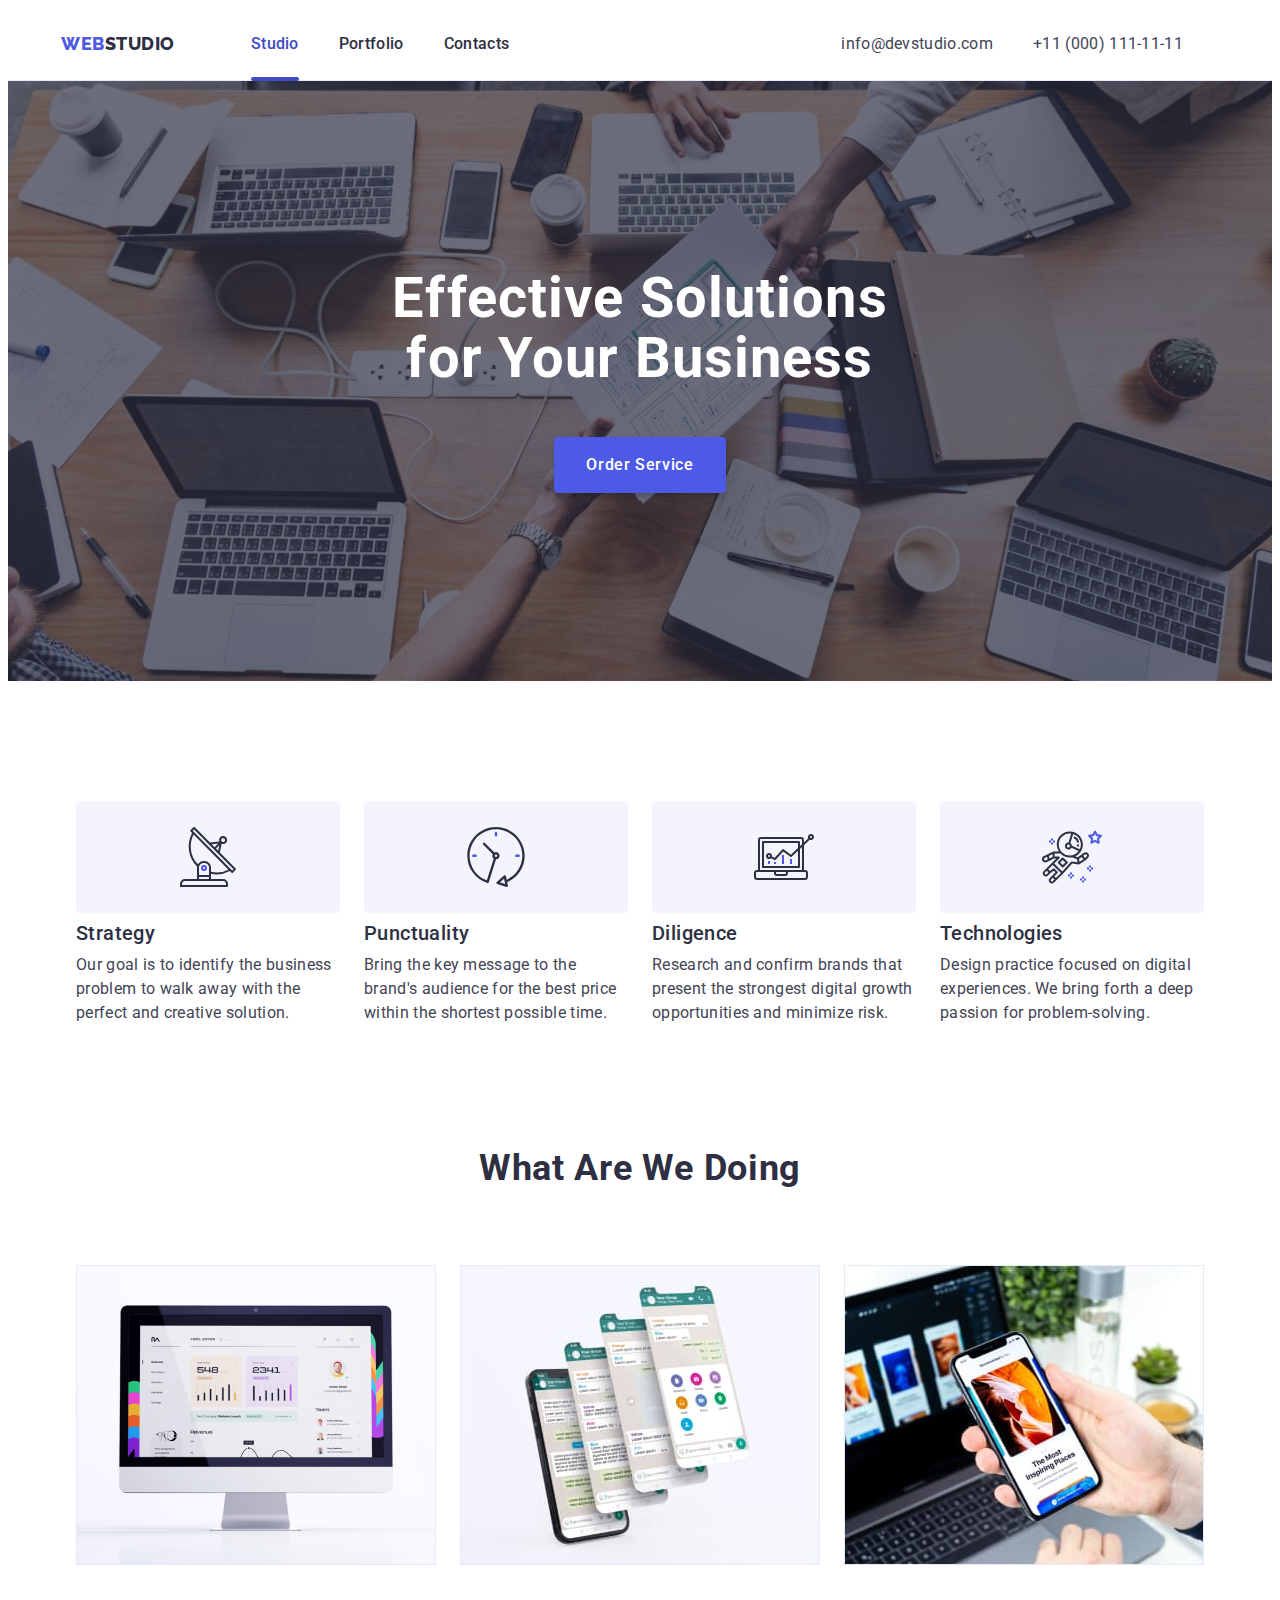
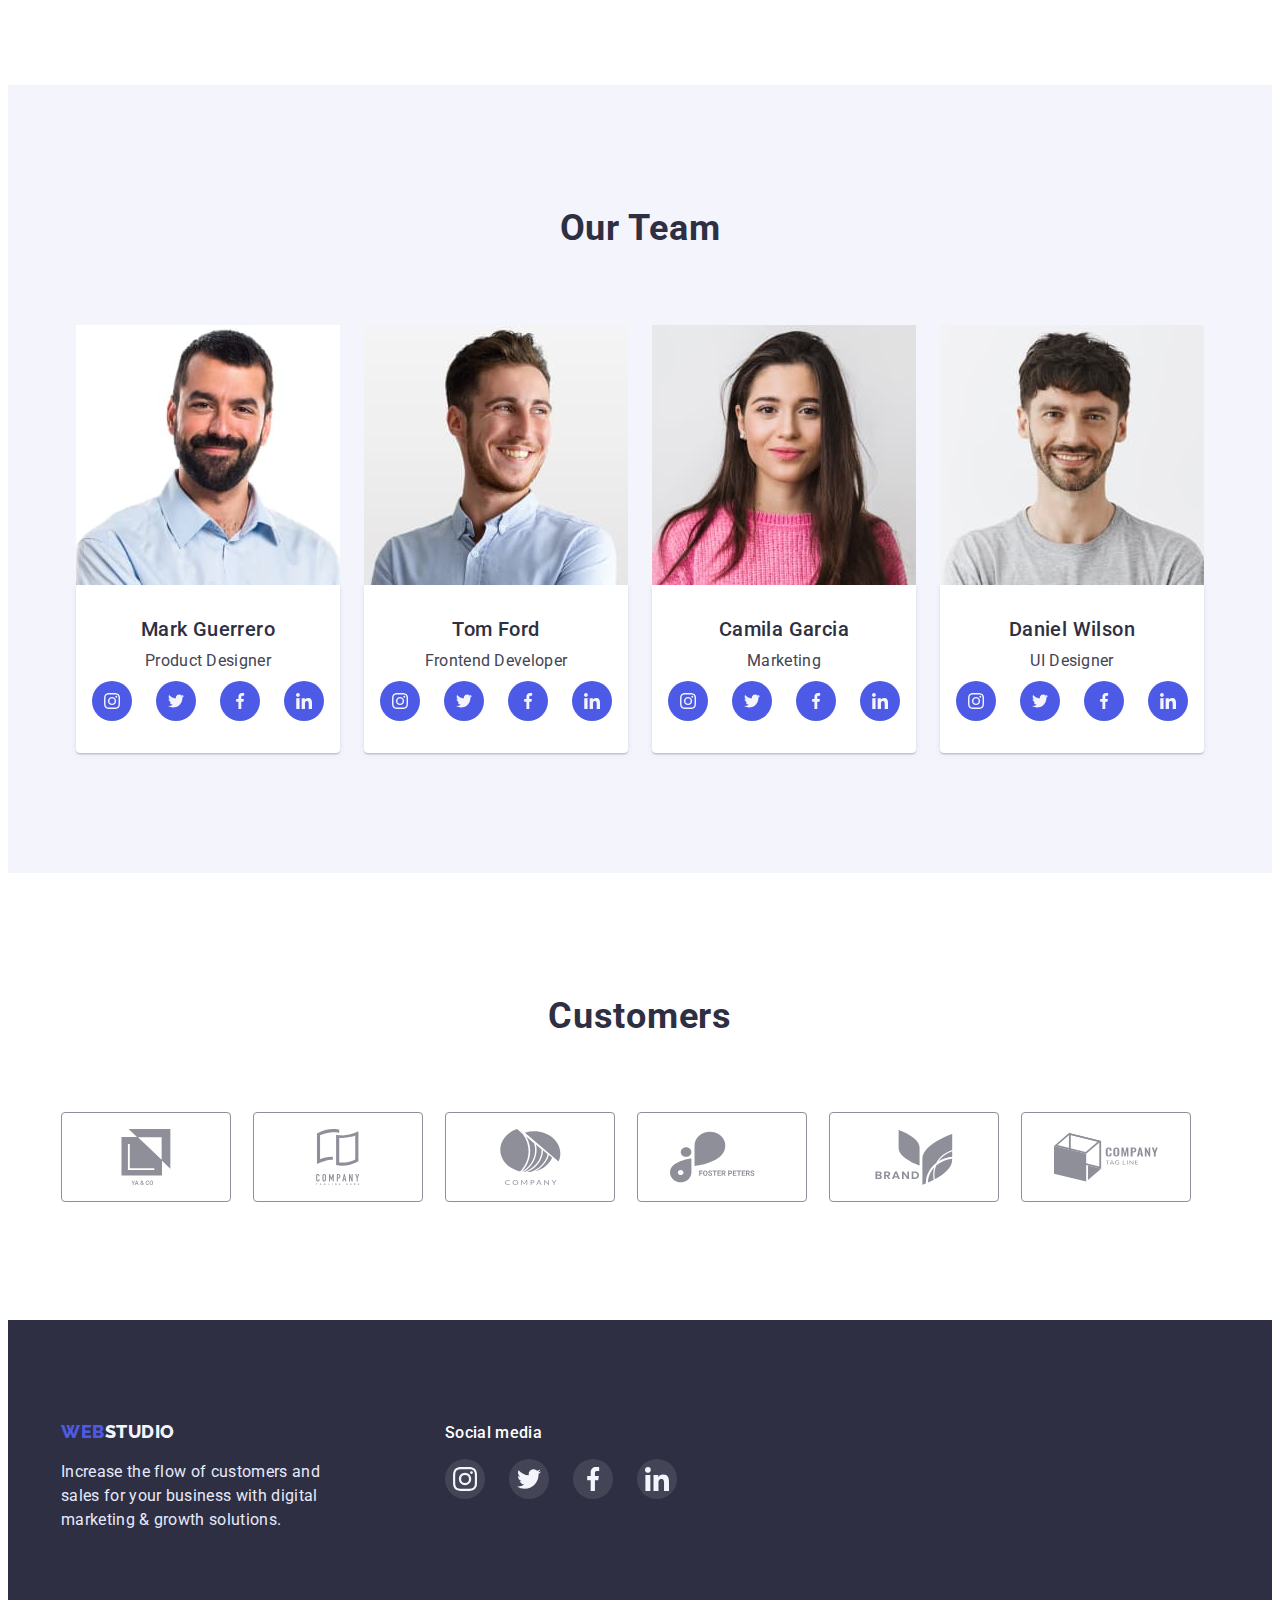
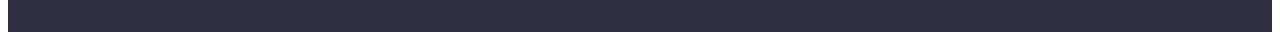
<file: index.html>
<!DOCTYPE html>
<html lang="en">
  <head>
    <meta charset="UTF-8" />
    <meta http-equiv="X-UA-Compatible" content="IE=edge" />
    <meta name="viewport" content="width=device-width, initial-scale=1.0" />
    <title>Webstudio</title>
    <link rel="preconnect" href="https://fonts.googleapis.com" />
    <link rel="preconnect" href="https://fonts.gstatic.com" crossorigin />
    <link
      href="https://fonts.googleapis.com/css2?family=Raleway:wght@800&family=Roboto:wght@400;500;700&display=swap"
      rel="stylesheet"
    />
    <link
      rel="stylesheet"
      href="https://cdnjs.cloudflare.com/ajax/libs/modern-normalize/1.1.0/modern-normalize.min.css"
      integrity="sha512-wpPYUAdjBVSE4KJnH1VR1HeZfpl1ub8YT/NKx4PuQ5NmX2tKuGu6U/JRp5y+Y8XG2tV+wKQpNHVUX03MfMFn9Q=="
      crossorigin="anonymous"
      referrerpolicy="no-referrer"
    />
    <link rel="stylesheet" href="./css/styles.css" />
  </head>

  <body>
    <header class="header">
      <div class="container header-container">
        <nav class="header-nav">
          <a href="./index.html" class="logo-link link"
            ><span class="accent">WEB</span>STUDIO</a
          >
          <ul class="header-list list">
            <li class="header-item">
              <a href="./index.html" class="header-link link current">Studio</a>
            </li>
            <li class="header-item">
              <a href="./porfolio.html" class="header-link link">Portfolio</a>
            </li>
            <li class="header-item">
              <a href="#Contacts" class="header-link link">Contacts</a>
            </li>
          </ul>
        </nav>

        <address>
          <ul class="header-address">
            <li class="list">
              <a href="mailto:info@devstudio.com" class="contact link"
                >info@devstudio.com</a
              >
            </li>
            <li class="list">
              <a href="tel:+110001111111" class="contact link"
                >+11 (000) 111-11-11</a
              >
            </li>
          </ul>
        </address>
      </div>
    </header>

    <main>
      <section class="hero section">
        <div class="container hero-container">
          <h1 class="hero-title">Effective Solutions for Your Business</h1>
        </div>
        <!--Открыть модальное окно-->

        <button type="button" class="hero-btn" data-modal-open>
          Order Service
        </button>
      </section>

      <!--section about-->

      <section class="section about">
        <div class="container">
          <h2 class="visually-hidden">Feature</h2>

          <ul class="section-list list">
            <li class="section-item">
              <div class="section-item-pics">
                <svg class="section-icons-pics">
                  <use href="./images/icons.svg#icon-antenna"></use>
                </svg>
              </div>
              <h3 class="section-subtitle">Strategy</h3>
              <p class="section-text">
                Our goal is to identify the business problem to walk away with
                the perfect and creative solution.
              </p>
            </li>
            <li class="section-item">
              <div class="section-item-pics">
                <svg class="section-icons-pics">
                  <use href="./images/icons.svg#icon-clock"></use>
                </svg>
              </div>
              <h3 class="section-subtitle">Punctuality</h3>
              <p class="section-text">
                Bring the key message to the brand's audience for the best price
                within the shortest possible time.
              </p>
            </li>
            <li class="section-item">
              <div class="section-item-pics">
                <svg class="section-icons-pics">
                  <use href="./images/icons.svg#icon-diagram"></use>
                </svg>
              </div>
              <h3 class="section-subtitle">Diligence</h3>
              <p class="section-text">
                Research and confirm brands that present the strongest digital
                growth opportunities and minimize risk.
              </p>
            </li>
            <li class="section-item">
              <div class="section-item-pics">
                <svg class="section-icons-pics">
                  <use href="./images/icons.svg#icon-astronaut"></use>
                </svg>
              </div>
              <h3 class="section-subtitle">Technologies</h3>
              <p class="section-text">
                Design practice focused on digital experiences. We bring forth a
                deep passion for problem-solving.
              </p>
            </li>
          </ul>
        </div>
      </section>

      <!-- section-what we are doing -->

      <section class="section">
        <div class="container">
          <h2 class="section-title">What are we doing</h2>
          <ul class="section-list">
            <li class="section-item-pictures list">
              <img
                src="./images/whatwearedoing1.jpg"
                alt="imac desktop"
                width="360"
                height="300"
              />
            </li>
            <li class="section-item-pictures list">
              <img
                src="./images/whatwearedoing2.jpg"
                alt="four iphone screens "
                width="360"
                height="300"
              />
            </li>
            <li class="section-item-pictures list">
              <img
                src="./images/whatwearedoing3.jpg"
                alt="iphone in hand and laptop on the table"
                width="360"
                height="300"
              />
            </li>
          </ul>
        </div>
      </section>

      <!-- section-our-team -->

      <section class="section-our-team">
        <div class="container">
          <h2 class="section-title">Our Team</h2>
          <ul class="section-list list">
            <li class="section-item">
              <img
                src="./images/ourteam1.jpg"
                alt="smiling man with beard"
                width="264"
                height="260"
              />
              <div class="our-team-container">
                <h3 class="section-subtitle">Mark Guerrero</h3>
                <p class="section-text">Product Designer</p>

                <ul class="soc-list list">
                  <li class="soc-item">
                    <a href="" class="soc-link link">
                      <svg class="soc-icon" width="16" height="16">
                        <use href="./images/icons.svg#icon-instagram"></use>
                      </svg>
                    </a>
                  </li>
                  <li class="soc-item">
                    <a href="" class="soc-link link">
                      <svg class="soc-icon" width="16" height="16">
                        <use href="./images/icons.svg#icon-twitter"></use>
                      </svg>
                    </a>
                  </li>
                  <li class="soc-item">
                    <a href="" class="soc-link link">
                      <svg class="soc-icon" width="16" height="16">
                        <use href="./images/icons.svg#icon-facebook"></use>
                      </svg>
                    </a>
                  </li>
                  <li class="soc-item">
                    <a href="" class="soc-link link">
                      <svg class="soc-icon" width="16" height="16">
                        <use href="./images/icons.svg#icon-linkedin"></use>
                      </svg>
                    </a>
                  </li>
                </ul>
              </div>
            </li>
            <li class="section-item">
              <img
                src="./images/ourteam2.jpg"
                alt="smiling young man looks in side"
                width="264"
                height="260"
              />
              <div class="our-team-container">
                <h3 class="section-subtitle">Tom Ford</h3>
                <p class="section-text">Frontend Developer</p>
                <ul class="soc-list list">
                  <li class="soc-item">
                    <a href="" class="soc-link link">
                      <svg class="soc-icon" width="16" height="16">
                        <use href="./images/icons.svg#icon-instagram"></use>
                      </svg>
                    </a>
                  </li>
                  <li class="soc-item">
                    <a href="" class="soc-link link">
                      <svg class="soc-icon" width="16" height="16">
                        <use href="./images/icons.svg#icon-twitter"></use>
                      </svg>
                    </a>
                  </li>
                  <li class="soc-item">
                    <a href="" class="soc-link link">
                      <svg class="soc-icon" width="16" height="16">
                        <use href="./images/icons.svg#icon-facebook"></use>
                      </svg>
                    </a>
                  </li>
                  <li class="soc-item">
                    <a href="" class="soc-link link">
                      <svg class="soc-icon" width="16" height="16">
                        <use href="./images/icons.svg#icon-linkedin"></use>
                      </svg>
                    </a>
                  </li>
                </ul>
              </div>
            </li>
            <li class="section-item">
              <img
                src="./images/ourteam3.jpg"
                alt="young woman in pink sweater"
                width="264"
                height="260"
              />
              <div class="our-team-container">
                <h3 class="section-subtitle">Camila Garcia</h3>
                <p class="section-text">Marketing</p>
                <ul class="soc-list list">
                  <li class="soc-item">
                    <a href="" class="soc-link link">
                      <svg class="soc-icon" width="16" height="16">
                        <use href="./images/icons.svg#icon-instagram"></use>
                      </svg>
                    </a>
                  </li>
                  <li class="soc-item">
                    <a href="" class="soc-link link">
                      <svg class="soc-icon" width="16" height="16">
                        <use href="./images/icons.svg#icon-twitter"></use>
                      </svg>
                    </a>
                  </li>
                  <li class="soc-item">
                    <a href="" class="soc-link link">
                      <svg class="soc-icon" width="16" height="16">
                        <use href="./images/icons.svg#icon-facebook"></use>
                      </svg>
                    </a>
                  </li>
                  <li class="soc-item">
                    <a href="" class="soc-link link">
                      <svg class="soc-icon" width="16" height="16">
                        <use href="./images/icons.svg#icon-linkedin"></use>
                      </svg>
                    </a>
                  </li>
                </ul>
              </div>
            </li>
            <li class="section-item">
              <img
                src="./images/ourteam4.jpg"
                alt="smiling young man"
                width="264"
                height="260"
              />
              <div class="our-team-container">
                <h3 class="section-subtitle">Daniel Wilson</h3>
                <p class="section-text">UI Designer</p>
                <ul class="soc-list list">
                  <li class="soc-item">
                    <a href="" class="soc-link link">
                      <svg class="soc-icon" width="16" height="16">
                        <use href="./images/icons.svg#icon-instagram"></use>
                      </svg>
                    </a>
                  </li>
                  <li class="soc-item">
                    <a href="" class="soc-link link">
                      <svg class="soc-icon" width="16" height="16">
                        <use href="./images/icons.svg#icon-twitter"></use>
                      </svg>
                    </a>
                  </li>
                  <li class="soc-item">
                    <a href="" class="soc-link link">
                      <svg class="soc-icon" width="16" height="16">
                        <use href="./images/icons.svg#icon-facebook"></use>
                      </svg>
                    </a>
                  </li>
                  <li class="soc-item">
                    <a href="" class="soc-link link">
                      <svg class="soc-icon" width="16" height="16">
                        <use href="./images/icons.svg#icon-linkedin"></use>
                      </svg>
                    </a>
                  </li>
                </ul>
              </div>
            </li>
          </ul>
        </div>
      </section>

      <!-- section-clients -->

      <section class="clients section">
        <div class="container">
          <h2 class="section-title">Customers</h2>
          <ul class="clients-list list">
            <li class="clients-items">
              <a href="" class="clients-link link">
                <svg class="clients-icon" width="104" height="56">
                  <use href="./images/icons.svg#icon-logo1"></use>
                </svg>
              </a>
            </li>
            <li class="clients-items">
              <a href="" class="clients-link link"
                ><svg class="clients-icon" width="104" height="56">
                  <use href="./images/icons.svg#icon-logo2"></use>
                </svg>
              </a>
            </li>
            <li class="clients-items">
              <a href="" class="clients-link link">
                <svg class="clients-icon" width="104" height="56">
                  <use href="./images/icons.svg#icon-logo3"></use>
                </svg>
              </a>
            </li>
            <li class="clients-items">
              <a href="" class="clients-link link"
                ><svg class="clients-icon" width="104" height="56">
                  <use href="./images/icons.svg#icon-logo4"></use>
                </svg>
              </a>
            </li>
            <li class="clients-items">
              <a href="" class="clients-link link"
                ><svg class="clients-icon" width="104" height="56">
                  <use href="./images/icons.svg#icon-logo5"></use>
                </svg>
              </a>
            </li>
            <li class="clients-items">
              <a href="" class="clients-link link"
                ><svg class="clients-icon" width="104" height="56">
                  <use href="./images/icons.svg#icon-logo6"></use>
                </svg>
              </a>
            </li>
          </ul>
        </div>
      </section>
    </main>

    <footer class="footer">
      <div class="container footer-container">
        <div class="footer-logo-section">
          <a href="./index.html" class="footer-logo-link link"
            ><span class="accent">WEB</span>STUDIO</a
          >
          <p class="footer-subtitle">
            Increase the flow of customers and sales for your business with
            digital marketing & growth solutions.
          </p>
        </div>
        <div>
          <h3 class="footer-section">Social media</h3>
          <ul class="footer-soc-list list">
            <li class="footer-soc-item">
              <a href="" class="footer-soc-link link">
                <svg class="footer-soc-icon" width="24" height="24">
                  <use href="./images/icons.svg#icon-instagram"></use>
                </svg>
              </a>
            </li>
            <li class="footer-soc-item">
              <a href="" class="footer-soc-link link">
                <svg class="footer-soc-icon" width="24" height="24">
                  <use href="./images/icons.svg#icon-twitter"></use>
                </svg>
              </a>
            </li>
            <li class="footer-soc-item">
              <a href="" class="footer-soc-link link">
                <svg class="footer-soc-icon" width="24" height="24">
                  <use href="./images/icons.svg#icon-facebook"></use>
                </svg>
              </a>
            </li>
            <li class="footer-soc-item">
              <a href="" class="footer-soc-link link">
                <svg class="footer-soc-icon" width="24" height="24">
                  <use href="./images/icons.svg#icon-linkedin"></use>
                </svg>
              </a>
            </li>
          </ul>
        </div>
      </div>
    </footer>

    <!--Подключить модальное окно-->

    <div class="backdrop is-hidden" data-modal>
      <div class="modal">
        <p></p>
        <button class="modal-close" data-modal-close type="button">
          <svg width="16" height="16">
            <use href="./images/close.svg#icon-close"></use>
          </svg>
        </button>
      </div>
    </div>

    <script src="./js/modal.js"></script>
  </body>
</html>
</file>
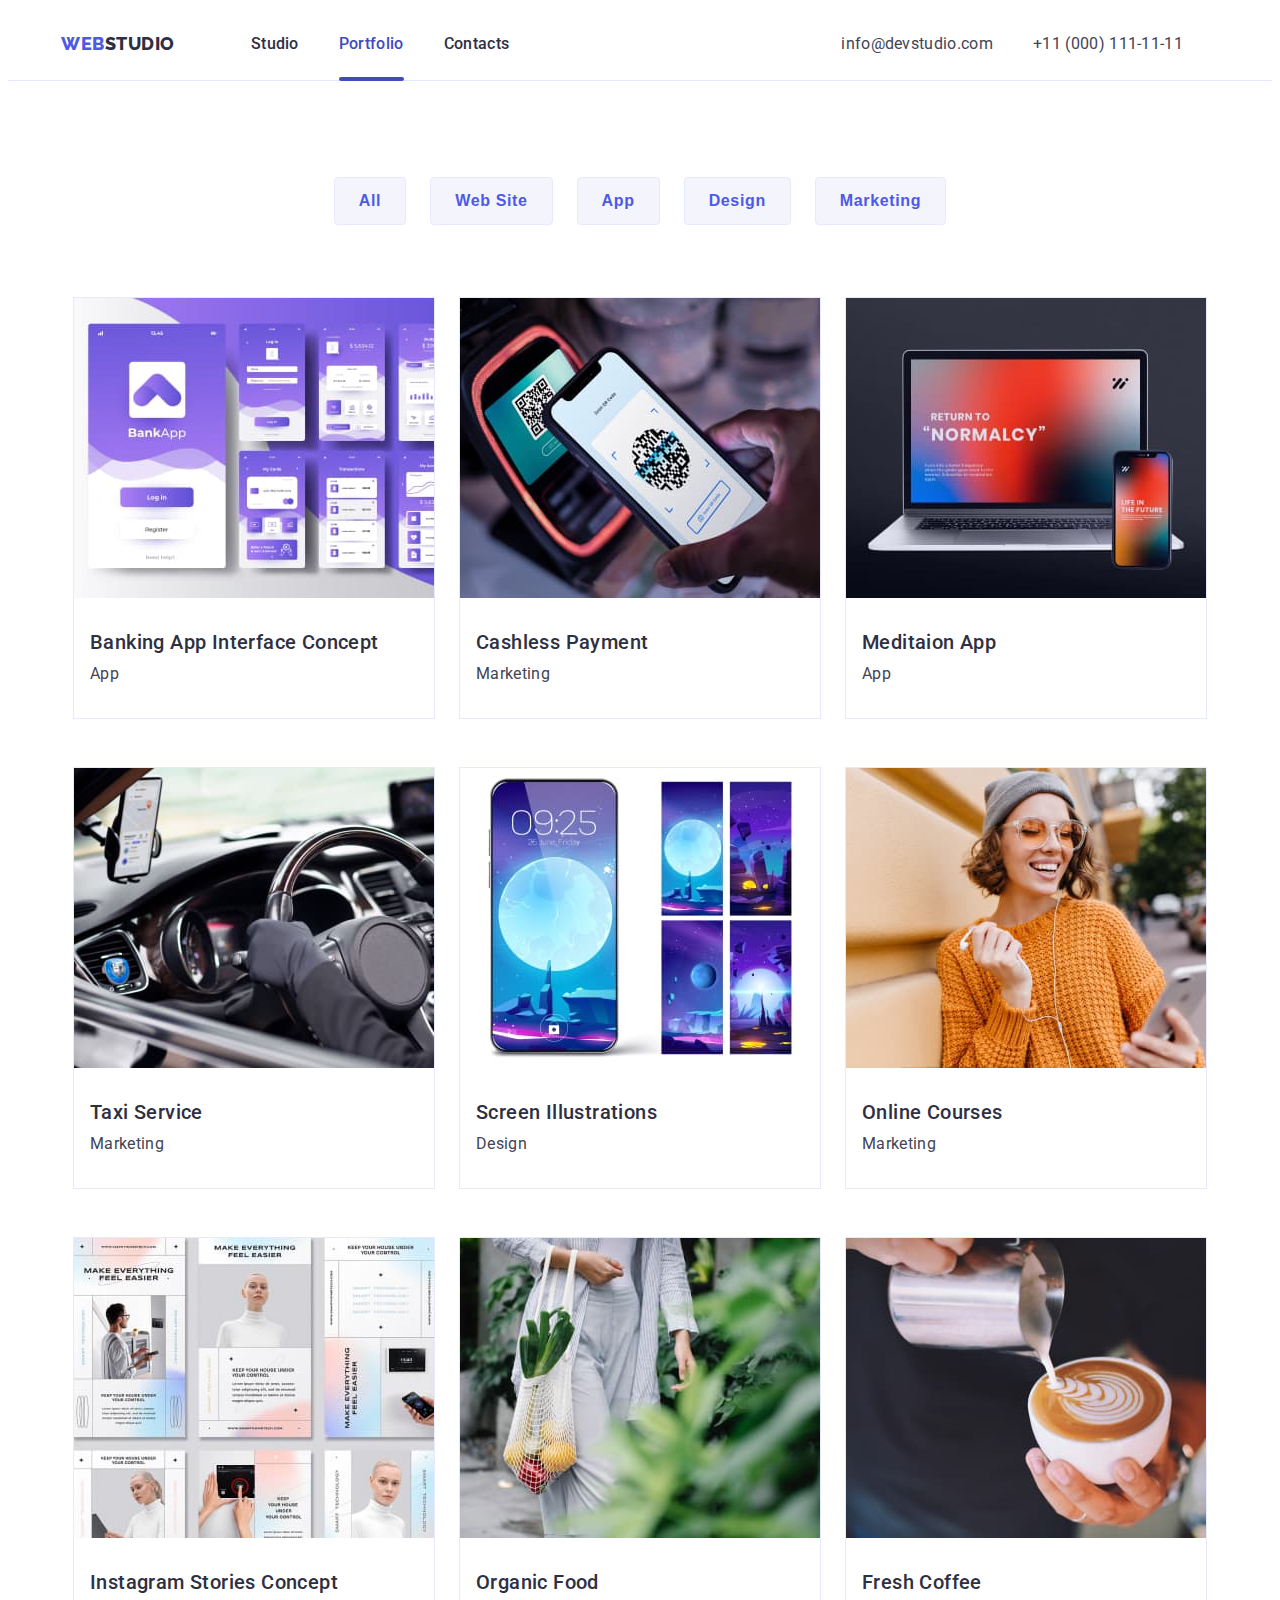
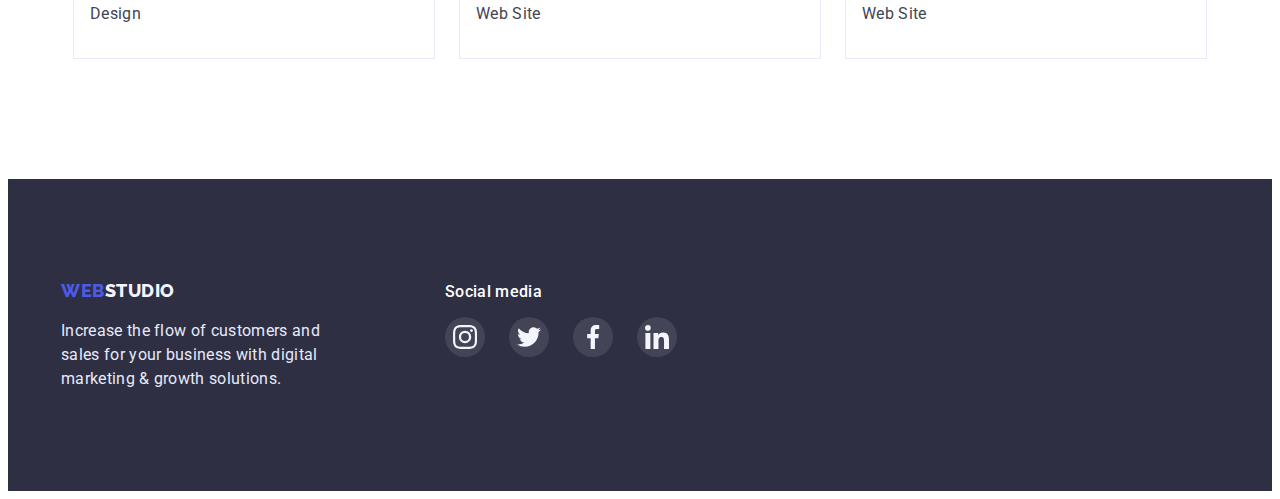
<file: porfolio.html>
<!DOCTYPE html>
<html lang="en">
  <head>
    <meta charset="UTF-8" />
    <meta http-equiv="X-UA-Compatible" content="IE=edge" />
    <meta name="viewport" content="width=device-width, initial-scale=1.0" />
    <title>Portfolio</title>
    <link rel="preconnect" href="https://fonts.googleapis.com" />
    <link rel="preconnect" href="https://fonts.gstatic.com" crossorigin />
    <link
      href="https://fonts.googleapis.com/css2?family=Raleway:wght@800&family=Roboto:wght@400;500;700&display=swap"
      rel="stylesheet"
    />
    <link
      rel="stylesheet"
      href="https://cdnjs.cloudflare.com/ajax/libs/modern-normalize/1.1.0/modern-normalize.min.css"
      integrity="sha512-wpPYUAdjBVSE4KJnH1VR1HeZfpl1ub8YT/NKx4PuQ5NmX2tKuGu6U/JRp5y+Y8XG2tV+wKQpNHVUX03MfMFn9Q=="
      crossorigin="anonymous"
      referrerpolicy="no-referrer"
    />
    <link rel="stylesheet" href="./css/styles.css" />
  </head>

  <body>
    <header class="header">
      <div class="container header-container">
        <nav class="header-nav">
          <a href="./index.html" class="logo-link link"
            ><span class="accent">WEB</span>STUDIO</a
          >
          <ul class="header-list list">
            <li class="header-item">
              <a href="./index.html" class="header-link link">Studio</a>
            </li>
            <li class="header-item">
              <a href="./porfolio.html" class="header-link link current"
                >Portfolio</a
              >
            </li>
            <li class="header-item">
              <a href="#Contacts" class="header-link link">Contacts</a>
            </li>
          </ul>
        </nav>

        <address>
          <ul class="header-address">
            <li class="list">
              <a href="mailto:info@devstudio.com" class="contact link"
                >info@devstudio.com</a
              >
            </li>
            <li class="list">
              <a href="tel:+110001111111" class="contact link"
                >+11 (000) 111-11-11</a
              >
            </li>
          </ul>
        </address>
      </div>
    </header>

    <main>
      <section class="section portfolio">
        <div class="container">
          <h1 class="portfolio-hero-title"></h1>
          <ul class="portfolio-btn-list">
            <li class="portfolio-section-item-btn list">
              <button type="button" class="portfolio-btn">All</button>
            </li>
            <li class="portfolio-section-item-btn list">
              <button type="button" class="portfolio-btn">Web Site</button>
            </li>
            <li class="portfolio-section-item-btn list">
              <button type="button" class="portfolio-btn">App</button>
            </li>
            <li class="portfolio-section-item-btn list">
              <button type="button" class="portfolio-btn">Design</button>
            </li>
            <li class="portfolio-section-item-btn list">
              <button type="button" class="portfolio-btn">Marketing</button>
            </li>
          </ul>

          <ul class="portfolio-section-list card-set">
            <li class="portfolio-section-item list">
              <a href="" class="portfolio-section-link link">
                <div class="portfolio-section-wrap">
                  <img
                    src="./images/portfolio1.jpg"
                    alt="banking apps"
                    width="360"
                    height="300"
                  />
                  <p class="portfolio-section-text">
                    14 Stylish and User-Friendly App Design Concepts · Task
                    Manager App · Calorie Tracker App · Exotic Fruit Ecommerce
                    App · Cloud Storage App
                  </p>
                </div>
                <div class="portfolio-cards">
                  <h2 class="section-subtitle">
                    Banking App Interface Concept
                  </h2>
                  <p class="section-text">App</p>
                </div>
              </a>
            </li>
            <li class="portfolio-section-item list">
              <a href="" class="portfolio-section-link link">
                <div class="portfolio-section-wrap">
                  <img
                    src="./images/portfolio2.jpg"
                    alt="cashless payment by phone"
                    width="360"
                    height="300"
                  />
                  <p class="portfolio-section-text">
                    14 Stylish and User-Friendly App Design Concepts · Task
                    Manager App · Calorie Tracker App · Exotic Fruit Ecommerce
                    App · Cloud Storage App
                  </p>
                </div>
                <div class="portfolio-cards">
                  <h2 class="section-subtitle">Cashless Payment</h2>
                  <p class="section-text">Marketing</p>
                </div>
              </a>
            </li>
            <li class="portfolio-section-item list">
              <a href="" class="portfolio-section-link link">
                <div class="portfolio-section-wrap">
                  <img
                    src="./images/portfolio3.jpg"
                    alt="laptop with the demonstration of app"
                    width="360"
                    height="300"
                  />
                  <p class="portfolio-section-text">
                    14 Stylish and User-Friendly App Design Concepts · Task
                    Manager App · Calorie Tracker App · Exotic Fruit Ecommerce
                    App · Cloud Storage App
                  </p>
                </div>
                <div class="portfolio-cards">
                  <h2 class="section-subtitle">Meditaion App</h2>
                  <p class="section-text">App</p>
                </div>
              </a>
            </li>
            <li class="portfolio-section-item list">
              <a href="" class="portfolio-section-link link">
                <div class="portfolio-section-wrap">
                  <img
                    src="./images/portfolio4.jpg"
                    alt="car inside"
                    width="360"
                    height="300"
                  />
                  <p class="portfolio-section-text">
                    14 Stylish and User-Friendly App Design Concepts · Task
                    Manager App · Calorie Tracker App · Exotic Fruit Ecommerce
                    App · Cloud Storage App
                  </p>
                </div>
                <div class="portfolio-cards">
                  <h2 class="section-subtitle">Taxi Service</h2>
                  <p class="section-text">Marketing</p>
                </div>
              </a>
            </li>
            <li class="portfolio-section-item list">
              <a href="" class="portfolio-section-link link">
                <div class="portfolio-section-wrap">
                  <img
                    src="./images/portfolio5.jpg"
                    alt="phone and four screens"
                    width="360"
                    height="300"
                  />
                  <p class="portfolio-section-text">
                    14 Stylish and User-Friendly App Design Concepts · Task
                    Manager App · Calorie Tracker App · Exotic Fruit Ecommerce
                    App · Cloud Storage App
                  </p>
                </div>
                <div class="portfolio-cards">
                  <h2 class="section-subtitle">Screen Illustrations</h2>
                  <p class="section-text">Design</p>
                </div>
              </a>
            </li>
            <li class="portfolio-section-item list">
              <a href="" class="portfolio-section-link link">
                <div class="portfolio-section-wrap">
                  <img
                    src="./images/portfolio6.jpg"
                    alt="girl in orange sweater"
                    width="360"
                    height="300"
                  />
                  <p class="portfolio-section-text">
                    14 Stylish and User-Friendly App Design Concepts · Task
                    Manager App · Calorie Tracker App · Exotic Fruit Ecommerce
                    App · Cloud Storage App
                  </p>
                </div>
                <div class="portfolio-cards">
                  <h2 class="section-subtitle">Online Courses</h2>
                  <p class="section-text">Marketing</p>
                </div>
              </a>
            </li>
            <li class="portfolio-section-item list">
              <a href="" class="portfolio-section-link link">
                <div class="portfolio-section-wrap">
                  <img
                    src="./images/portfolio7.jpg"
                    alt="screens with samples of stories"
                    width="360"
                    height="300"
                  />
                  <p class="portfolio-section-text">
                    14 Stylish and User-Friendly App Design Concepts · Task
                    Manager App · Calorie Tracker App · Exotic Fruit Ecommerce
                    App · Cloud Storage App
                  </p>
                </div>
                <div class="portfolio-cards">
                  <h2 class="section-subtitle">Instagram Stories Concept</h2>
                  <p class="section-text">Design</p>
                </div>
              </a>
            </li>
            <li class="portfolio-section-item list">
              <a href="" class="portfolio-section-link link">
                <div class="portfolio-section-wrap">
                  <img
                    src="./images/portfolio8.jpg"
                    alt="girl with vegitables and fruits in bag"
                    width="360"
                    height="300"
                  />
                  <p class="portfolio-section-text">
                    14 Stylish and User-Friendly App Design Concepts · Task
                    Manager App · Calorie Tracker App · Exotic Fruit Ecommerce
                    App · Cloud Storage App
                  </p>
                </div>
                <div class="portfolio-cards">
                  <h2 class="section-subtitle">Organic Food</h2>
                  <p class="section-text">Web Site</p>
                </div>
              </a>
            </li>
            <li class="portfolio-section-item list">
              <a href="" class="portfolio-section-link link">
                <div class="portfolio-section-wrap">
                  <img
                    src="./images/portfolio9.jpg"
                    alt="coffee in the cup"
                    width="360"
                    height="300"
                  />
                  <p class="portfolio-section-text">
                    14 Stylish and User-Friendly App Design Concepts · Task
                    Manager App · Calorie Tracker App · Exotic Fruit Ecommerce
                    App · Cloud Storage App
                  </p>
                </div>
                <div class="portfolio-cards">
                  <h2 class="section-subtitle">Fresh Coffee</h2>
                  <p class="section-text">Web Site</p>
                </div>
              </a>
            </li>
          </ul>
        </div>
      </section>
    </main>

    <footer class="footer">
      <div class="container footer-container">
        <div class="footer-logo-section">
          <a href="./index.html" class="footer-logo-link link"
            ><span class="accent">WEB</span>STUDIO</a
          >
          <p class="footer-subtitle">
            Increase the flow of customers and sales for your business with
            digital marketing & growth solutions.
          </p>
        </div>
        <div>
          <h3 class="footer-section">Social media</h3>
          <ul class="footer-soc-list list">
            <li class="footer-soc-item">
              <a href="" class="footer-soc-link link">
                <svg class="footer-soc-icon" width="24" height="24">
                  <use href="./images/icons.svg#icon-instagram"></use>
                </svg>
              </a>
            </li>
            <li class="footer-soc-item">
              <a href="" class="footer-soc-link link">
                <svg class="footer-soc-icon" width="24" height="24">
                  <use href="./images/icons.svg#icon-twitter"></use>
                </svg>
              </a>
            </li>
            <li class="footer-soc-item">
              <a href="" class="footer-soc-link link">
                <svg class="footer-soc-icon" width="24" height="24">
                  <use href="./images/icons.svg#icon-facebook"></use>
                </svg>
              </a>
            </li>
            <li class="footer-soc-item">
              <a href="" class="footer-soc-link link">
                <svg class="footer-soc-icon" width="24" height="24">
                  <use href="./images/icons.svg#icon-linkedin"></use>
                </svg>
              </a>
            </li>
          </ul>
        </div>
      </div>
    </footer>
  </body>
</html>
</file>
<file: css/styles.css>
:root {
  --main-colour: #2e2f42;
  --second-colour: #434455;
  --main-background-colour: #ffffff;
  --second-background-colour: #f4f4fd;
  --btn-background-colour: #4d5ae5;
  --btn-background-active: #404bbf;
  --footer-subtitle-colour: #e7e9fc;
}

.visually-hidden {
  position: absolute;
  white-space: nowrap;
  width: 1px;
  height: 1px;
  overflow: hidden;
  border: 0;
  padding: 0;
  clip: rect(0 0 0 0);
  clip-path: inset(50%);
  margin: -1px;
}

body {
  font-family: "Roboto", sans-serif;
  font-size: 16px;
  color: var(--main-colour);
}

h1,
h2,
h3,
h4,
h5,
h6,
p {
  margin: 0;
}

ul {
  margin: 0;
  padding-left: 0;
}

button {
  cursor: pointer;
}

img {
  display: block;
}

.list {
  list-style: none;
}
.link {
  text-decoration: none;
}

.container {
  width: 1158px;
  padding-left: 15px;
  padding-right: 15px;
  margin-left: auto;
  margin-right: auto;
}
.hero-container {
}

.our-team-container {
  text-align: center;
  padding-top: 32px;
  padding-bottom: 32px;
  background-color: var(--main-background-colour);
  box-shadow: 0px 1px 6px rgba(46, 47, 66, 0.08),
    0px 1px 1px rgba(46, 47, 66, 0.16), 0px 2px 1px rgba(46, 47, 66, 0.08);
  border-radius: 0px 0px 4px 4px;
}

.header {
  background-color: var(--main-background-colour);
  padding-top: 24px;
  padding-bottom: 24px;
  border-bottom: 1px solid var(--footer-subtitle-colour);
}
.header-nav {
  font-weight: 500;
  font-size: 16px;
  line-height: 1.5;
  letter-spacing: 0.02em;
  color: var(--main-colour);
  display: flex;
  align-items: center;
}
.header-container {
  display: flex;
  align-items: center;
}
.header-address {
  display: flex;
  align-items: center;
  gap: 40px;
  margin-left: 332px;
}
.accent {
  color: var(--btn-background-colour);
}
.logo-link {
  font-family: "Raleway";
  font-weight: 800;
  font-size: 18px;
  line-height: 1.33;
  display: flex;
  align-items: center;
  letter-spacing: 0.03em;
  text-transform: uppercase;
  color: var(--main-colour);
  margin-right: 76px;
}

.header-list {
  display: flex;
  gap: 40px;
}
.header-item {
}
.header-link {
  font-weight: 500;
  line-height: 1.5;
  letter-spacing: 0.02em;
  color: var(--main-colour);

  transition-property: color;
  transition-duration: 250ms;
  transition-timing-function: cubic-bezier(0.4, 0, 0.2, 1);
}
.header-link:hover {
  color: var(--btn-background-active);
}
.current {
  color: var(--btn-background-active);
  position: relative;
}
.current::after {
  content: "";
  position: absolute;
  left: 0;
  bottom: -28px;
  width: 100%;
  height: 4px;
  border-radius: 2px;
  background-color: var(--btn-background-active);
}

.contact {
  font-style: normal;
  line-height: 1.5;
  letter-spacing: 0.02em;
  color: var(--second-colour);

  transition-property: color;
  transition-duration: 250ms;
  transition-timing-function: cubic-bezier(0.4, 0, 0.2, 1);
}
.contact:hover {
  color: var(--btn-background-colour);
}

.section {
  padding-top: 120px;
  padding-bottom: 120px;
}
.hero {
  background-color: var(--main-colour);
  background-image: linear-gradient(
      rgba(46, 47, 66, 0.7),
      rgba(46, 47, 66, 0.7)
    ),
    url(../images/hero-bg.jpg);
  background-position: center;
  background-size: cover;
  background-repeat: no-repeat;
  text-align: center;
  padding-top: 188px;
  padding-bottom: 188px;
  max-width: 1440px;
  margin: 0 auto;
}
.hero-title {
  font-size: 56px;
  line-height: 1.07;
  text-align: center;
  letter-spacing: 0.02em;
  color: var(--main-background-colour);
  min-width: 494px;
  margin-bottom: 48px;
  width: 500px;
  margin-left: auto;
  margin-right: auto;
}
.hero-btn {
  border: none;
  font-family: inherit;
  font-weight: 500;
  font-size: 16px;
  line-height: 1.5;
  letter-spacing: 0.04em;
  color: var(--main-background-colour);
  background-color: var(--btn-background-colour);
  cursor: pointer;
  padding: 16px 32px;
  min-width: 169px;
  height: 56px;
  background-color: var (--btn-background-colour);
  box-shadow: 0px 4px 4px rgba(0, 0, 0, 0.15);
  border-radius: 4px;

  transition-property: background-color, box-shadow;
  transition-duration: 250ms;
  transition-timing-function: cubic-bezier(0.4, 0, 0.2, 1);
}
.hero-btn:hover {
  background-color: var(--btn-background-active);
  box-shadow: 0px 4px 4px rgba(0, 0, 0, 0.15);
}

.about {
  padding-bottom: 0;
}
.section-our-team {
  background-color: var(--second-background-colour);
  padding-top: 120px;
  padding-bottom: 120px;
}
.section-title {
  font-size: 36px;
  line-height: 1.33;
  text-align: center;
  letter-spacing: 0.02em;
  text-transform: capitalize;
  color: var(--main-colour);
  margin-bottom: 72px;
}

.section-list {
  display: flex;
  justify-content: center;
  gap: 24px;
}
.section-item {
  width: 264px;
}

.section-subtitle {
  font-weight: 500;
  font-size: 20px;
  line-height: 1.2;
  letter-spacing: 0.02em;
  color: var(--main-colour);
  margin-bottom: 8px;
}
.section-text {
  line-height: 1.5;
  letter-spacing: 0.02em;
  color: var(--second-colour);
}

.section-item-pics {
  display: flex;
  align-items: center;
  justify-content: center;
  width: 264px;
  height: 112px;
  background-color: var(--second-background-colour);
  border-radius: 4px;
  margin-bottom: 8px;
}

.section-icons-pics {
  width: 60px;
  height: 64px;
}

.soc-list {
  display: flex;
  justify-content: center;
  gap: 24px;
  margin-top: 8px;
}
.soc-item {
  width: 40px;
  height: 40px;
}
.soc-link {
  width: 100%;
  height: 100%;
  background-color: var(--btn-background-colour);
  display: flex;
  align-items: center;
  justify-content: center;
  border-radius: 50%;

  transition-property: background-color;
  transition-duration: 250ms;
  transition-timing-function: cubic-bezier(0.4, 0, 0.2, 1);
}
.soc-icon {
}
.soc-link:hover {
  background-color: var(--btn-background-active);
}
.soc-link:focus {
  background-color: var(--btn-background-active);
}

/* section-clients */

.clients {
}
.clients-list {
  display: flex;
  gap: 24px;
}
.clients-items {
  width: 168px;
  height: 88px;
}
.clients-link {
  width: 100%;
  height: 100%;
  border: 1px solid #8e8f99;
  display: flex;
  align-items: center;
  justify-content: center;
  border-radius: 4px;

  fill: #8e8f99;

  transition-property: border-color, fill;
  transition-duration: 250ms;
  transition-timing-function: cubic-bezier(0.4, 0, 0.2, 1);
}
.clients-icon {
}
.clients-link:hover {
  border-color: var(--btn-background-active);
  fill: var(--btn-background-active);
}
.clients-link:focus {
  border-color: var(--btn-background-active);
  fill: var(--btn-background-active);
}
.clients-icon:hover {
  fill: var(--btn-background-active);
}
.clients-link:focus {
  fill: var(--btn-background-active);
}

/* footer */

.footer {
  background-color: var(--main-colour);
  padding-top: 100px;
  padding-bottom: 100px;
}
.footer-container {
  display: flex;
  align-items: baseline;
}
.footer-logo-section {
  max-width: 264px;
  margin: (20px 20px);
  margin-right: 120px;
}

.footer-logo-link {
  font-family: "Raleway";
  font-weight: 800;
  font-size: 18px;
  line-height: 1.33;
  letter-spacing: 0.03em;
  text-transform: uppercase;
  color: var(--second-background-colour);
  margin-bottom: 16px;
}
.footer-subtitle {
  line-height: 1.5;
  letter-spacing: 0.02em;
  color: var(--footer-subtitle-colour);
  margin-top: 16px;
}

.footer-section {
  font-weight: 500;
  font-size: 16px;
  line-height: 1.2;
  letter-spacing: 0.02em;
  color: var(--main-background-colour);
  margin-bottom: 16px;
}

.footer-soc-list {
  display: flex;
  justify-content: center;
  gap: 24px;
}
.footer-soc-item {
  width: 40px;
  height: 40px;
}
.footer-soc-link {
  width: 100%;
  height: 100%;
  background-color: rgba(255, 255, 255, 0.1);
  display: flex;
  align-items: center;
  justify-content: center;
  border-radius: 50%;

  transition-property: background-color;
  transition-duration: 250ms;
  transition-timing-function: cubic-bezier(0.4, 0, 0.2, 1);
}

.footer-soc-icon {
}
.footer-soc-link:hover {
  background-color: #31d0aa;
}
.footer-soc-link:focus {
  background-color: #31d0aa;
}
.portfolio {
  padding-top: 96px;
}

.portfolio-btn-list {
  display: flex;
  justify-content: center;
  flex-wrap: wrap;
  column-gap: 24px;
  row-gap: 48px;
  margin-bottom: 72px;
}
.card-set {
  display: flex;
  flex-wrap: wrap;
}
.portfolio-cards {
  padding-top: 32px;
  padding-bottom: 32px;
  padding-left: 16px;
}
.portfolio-section-item-btn {
}
.list {
}
.portfolio-btn {
  font-weight: 600;
  font-size: 16px;
  line-height: 1.5;
  display: flex;
  align-items: center;
  text-align: center;
  letter-spacing: 0.04em;
  color: var(--btn-background-colour);
  background-color: var(--second-background-colour);
  cursor: pointer;
  background-color: var(--second-background-colour);
  border: 1px solid var(--footer-subtitle-colour);
  border-radius: 4px;
  height: 48px;
  padding: 12px 24px;

  transition-property: background-color, color, box-shadow;
  transition-duration: 250ms;
  transition-timing-function: cubic-bezier(0.4, 0, 0.2, 1);
}
.portfolio-btn:hover {
  background-color: var(--btn-background-colour);
  color: var(--main-background-colour);
  box-shadow: 0px 3px 1px rgba(0, 0, 0, 0.1), 0px 2px 1px rgba(0, 0, 0, 0.08),
    0px 2px 2px rgba(0, 0, 0, 0.12);
}
.portfolio-btn:focus {
  background-color: var(--btn-background-colour);
  color: var(--main-background-colour);
  box-shadow: 0px 3px 1px rgba(0, 0, 0, 0.1), 0px 2px 1px rgba(0, 0, 0, 0.08),
    0px 2px 2px rgba(0, 0, 0, 0.12);
}
.portfolio-btn:active {
  background-color: var(--btn-background-active);
  color: var(--main-background-colour);
}

.portfolio-section-list {
  display: flex;
  justify-content: center;
  flex-wrap: wrap;
  column-gap: 24px;
  row-gap: 48px;
}
.portfolio-section-item {
  background-color: var(--main-background-colour);
  width: 360px;
  border: 1px solid var(--footer-subtitle-colour);
}
.portfolio-section-item:hover .portfolio-section-text {
  transform: translateY(0%);
}
.portfolio-section-item:focus .portfolio-section-text {
  transform: translateY(0%);
}
.portfolio-section-link {
  display: block;

  transition-property: box-shadow;
  transition-duration: 250ms;
  transition-timing-function: cubic-bezier(0.4, 0, 0.2, 1);
}
.portfolio-section-link:hover {
  box-shadow: 0px 1px 6px rgba(46, 47, 66, 0.08);
}
.portfolio-section-link:focus {
  box-shadow: 0px 1px 6px rgba(46, 47, 66, 0.08);
}
.portfolio-section-wrap {
  position: relative;
  overflow: hidden;
}
.portfolio-section-text {
  position: absolute;
  top: 0;
  font-size: 16px;
  line-height: 24px;
  letter-spacing: 0.02em;
  color: var(--second-background-colour);
  padding: 40px 32px;
  background-color: var(--btn-background-colour);
  background-blend-mode: soft-light;
  mix-blend-mode: normal;
  height: 100%;
  transform: translateY(100%);
  transition: transform 250ms cubic-bezier(0.4, 0, 0.2, 1);
  overflow: auto;
}
.backdrop {
  position: fixed;
  width: 100%;
  height: 100%;
  top: 0%;
  background-color: rgba(46, 47, 66, 0.4);
  box-shadow: 0px 1px 1px rgba(0, 0, 0, 0.14), 0px 1px 3px rgba(0, 0, 0, 0.12),
    0px 2px 1px rgba(0, 0, 0, 0.2);
  border-radius: 4px;
  transition: opacity 250ms cubic-bezier(0.4, 0, 0.2, 1),
    visibility 250ms cubic-bezier(0.4, 0, 0.2, 1);
}
.modal {
  position: absolute;
  top: 50%;
  left: 50%;
  width: 480px;
  min-height: 576px;

  transform: translate(-50%, -50%);
  background: #fcfcfc;
  box-shadow: 0px 1px 1px rgba(0, 0, 0, 0.14), 0px 1px 3px rgba(0, 0, 0, 0.12),
    0px 2px 1px rgba(0, 0, 0, 0.2);
  border-radius: 4px;
  padding: 20px;
  transition: transform 250ms cubic-bezier(0.4, 0, 0.2, 1);
}
.modal-close {
  width: 24px;
  height: 24px;
  display: block;
  margin-left: auto;
  background: var(--main-background-colour);
  border: 1px solid rgba(0, 0, 0, 0.1);
}
.is-hidden {
  opacity: 0;
  visibility: hidden;
  pointer-events: none;
}
.backdrop.is-hidden.modal {
  transform: translate(-50%, -50%) scale(0);
}
</file>
